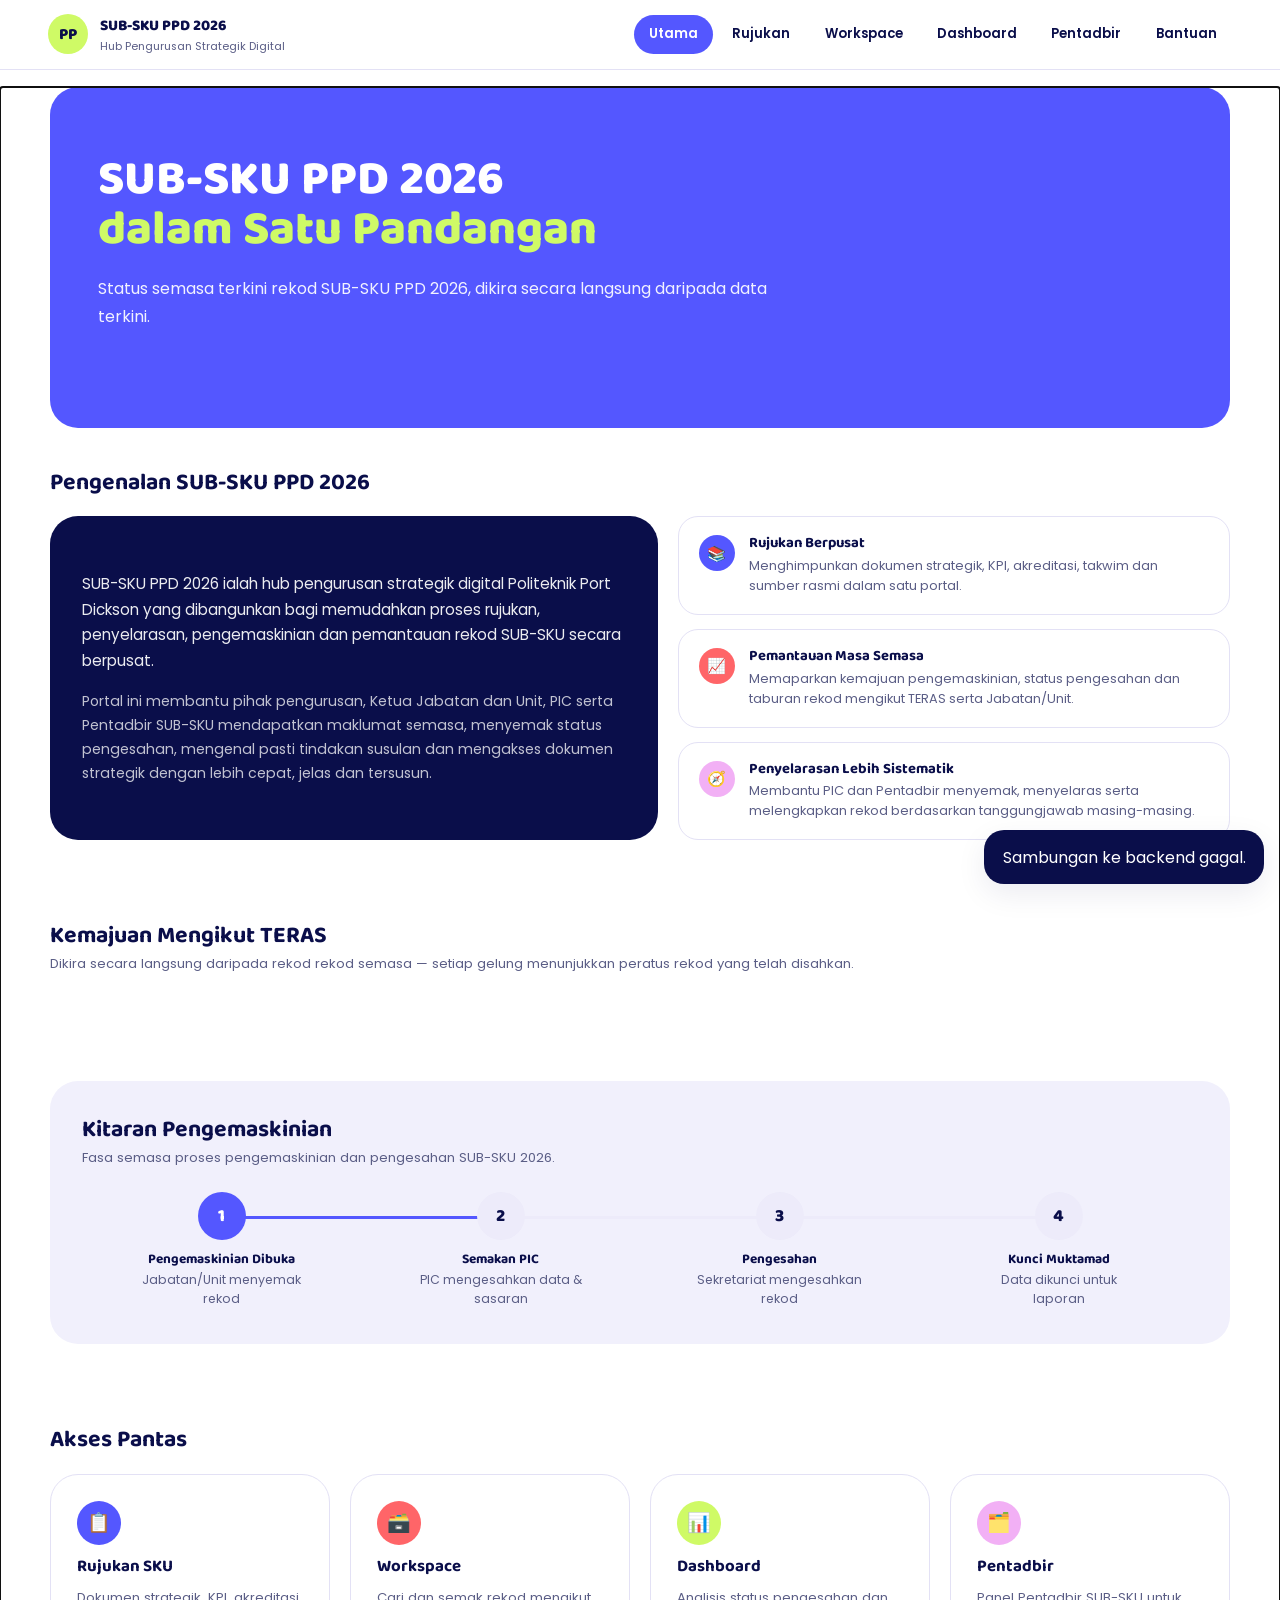
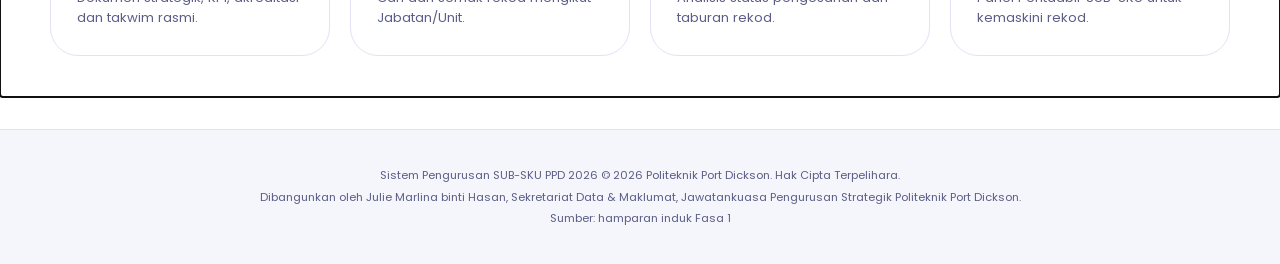
<file: index.html>
<!DOCTYPE html>
<html lang="ms">
<head>
  <base target="_top">
  <meta charset="utf-8">
  <meta name="viewport" content="width=device-width, initial-scale=1">
  <meta name="description" content="Portal rujukan, pemantauan dan pengurusan SUB-SKU Politeknik Port Dickson 2026.">
  <title>SUB-SKU PPD 2026</title>
  <link href="https://fonts.googleapis.com/css2?family=Baloo+2:wght@600;700;800&family=Poppins:wght@400;500;600;700&display=swap" rel="stylesheet">
  <link rel="stylesheet" href="css/styles.css">
</head>
<body>
  <a class="skip-link" href="#main-content">Langkau ke kandungan utama</a>
  <header class="site-header">
    <a class="brand" href="?page=utama" data-view="utama" aria-label="SUB-SKU PPD 2026 — Utama">
      <span class="brand-mark" aria-hidden="true">PP</span>
      <span><strong>SUB-SKU PPD 2026</strong><small>Hub Pengurusan Strategik Digital</small></span>
    </a>
    <button class="menu-toggle" id="menu-toggle" type="button" aria-expanded="false" aria-controls="primary-nav">Menu</button>
    <nav id="primary-nav" class="primary-nav" aria-label="Navigasi utama">
      <button type="button" data-view="utama">Utama</button>
      <button type="button" data-view="rujukan">Rujukan</button>
      <button type="button" data-view="workspace">Workspace</button>
      <button type="button" data-view="dashboard">Dashboard</button>
      <button type="button" data-view="pentadbir">Pentadbir</button>
      <button type="button" data-view="bantuan">Bantuan</button>
    </nav>
  </header>

  <main id="main-content" tabindex="-1">
    <section class="view" id="view-utama" data-page="utama">
      <div class="hero">
        <div class="hero-inner">
          <h1 class="hero-display">SUB-SKU PPD 2026<br><span>dalam Satu Pandangan</span></h1>
          <p class="hero-sub">Status semasa <span data-total>terkini</span> rekod SUB-SKU PPD 2026, dikira secara langsung daripada data terkini.</p>
          <div class="stat-circles" id="home-metrics" aria-live="polite"></div>
        </div>
      </div>

      <section class="container section" aria-labelledby="intro-title">
        <h2 class="section-title" id="intro-title">Pengenalan SUB-SKU PPD 2026</h2>
        <div class="intro-grid">
          <div class="intro-navy">
            <p>SUB-SKU PPD 2026 ialah hub pengurusan strategik digital Politeknik Port Dickson yang dibangunkan bagi memudahkan proses rujukan, penyelarasan, pengemaskinian dan pemantauan rekod SUB-SKU secara berpusat.</p>
            <p class="dim">Portal ini membantu pihak pengurusan, Ketua Jabatan dan Unit, PIC serta Pentadbir SUB-SKU mendapatkan maklumat semasa, menyemak status pengesahan, mengenal pasti tindakan susulan dan mengakses dokumen strategik dengan lebih cepat, jelas dan tersusun.</p>
          </div>
          <div class="intro-features">
            <div class="feature-card"><span class="feature-icon icon-violet">📚</span><div><h3>Rujukan Berpusat</h3><p>Menghimpunkan dokumen strategik, KPI, akreditasi, takwim dan sumber rasmi dalam satu portal.</p></div></div>
            <div class="feature-card"><span class="feature-icon icon-coral">📈</span><div><h3>Pemantauan Masa Semasa</h3><p>Memaparkan kemajuan pengemaskinian, status pengesahan dan taburan rekod mengikut TERAS serta Jabatan/Unit.</p></div></div>
            <div class="feature-card"><span class="feature-icon icon-pink">🧭</span><div><h3>Penyelarasan Lebih Sistematik</h3><p>Membantu PIC dan Pentadbir menyemak, menyelaras serta melengkapkan rekod berdasarkan tanggungjawab masing-masing.</p></div></div>
          </div>
        </div>
      </section>

      <section class="container section" aria-labelledby="home-teras-title">
        <h2 class="section-title" id="home-teras-title">Kemajuan Mengikut TERAS</h2>
        <p class="section-note">Dikira secara langsung daripada <span data-total>rekod</span> rekod semasa — setiap gelung menunjukkan peratus rekod yang telah disahkan.</p>
        <div class="gauge-grid" id="home-teras" aria-live="polite"></div>
      </section>

      <section class="container section">
        <div class="cycle-panel">
          <h2 class="section-title">Kitaran Pengemaskinian</h2>
          <p class="section-note">Fasa semasa proses pengemaskinian dan pengesahan SUB-SKU 2026.</p>
          <div class="phase-row">
            <div class="phase"><span class="phase-dot active">1</span><h3>Pengemaskinian Dibuka</h3><p>Jabatan/Unit menyemak rekod</p></div>
            <div class="phase"><span class="phase-line line-active"></span><span class="phase-dot">2</span><h3>Semakan PIC</h3><p>PIC mengesahkan data &amp; sasaran</p></div>
            <div class="phase"><span class="phase-line"></span><span class="phase-dot">3</span><h3>Pengesahan</h3><p>Sekretariat mengesahkan rekod</p></div>
            <div class="phase"><span class="phase-line"></span><span class="phase-dot">4</span><h3>Kunci Muktamad</h3><p>Data dikunci untuk laporan</p></div>
          </div>
        </div>
      </section>

      <section class="container section" aria-labelledby="quick-title">
        <h2 class="section-title" id="quick-title">Akses Pantas</h2>
        <div class="quick-grid">
          <button type="button" class="quick-card" data-view="rujukan"><span class="feature-icon icon-violet">📋</span><h3>Rujukan SKU</h3><p>Dokumen strategik, KPI, akreditasi dan takwim rasmi.</p></button>
          <button type="button" class="quick-card" data-view="workspace"><span class="feature-icon icon-coral">🗃️</span><h3>Workspace</h3><p>Cari dan semak rekod mengikut Jabatan/Unit.</p></button>
          <button type="button" class="quick-card" data-view="dashboard"><span class="feature-icon icon-lime">📊</span><h3>Dashboard</h3><p>Analisis status pengesahan dan taburan rekod.</p></button>
          <button type="button" class="quick-card" data-view="pentadbir"><span class="feature-icon icon-pink">🗂️</span><h3>Pentadbir</h3><p>Panel Pentadbir SUB-SKU untuk kemaskini rekod.</p></button>
        </div>
      </section>
    </section>

    <section class="view" id="view-rujukan" data-page="rujukan" hidden>
      <div class="page-hero"><div class="container"><span class="eyebrow">Portal Rujukan</span><h1>Rujukan SKU 2026</h1><p>Platform ini diwujudkan untuk meningkatkan kecekapan tadbir urus serta memastikan keselarasan dalam pelaksanaan tugas bagi pentadbir SKU dan PPD. Dengan adanya platform ini, pentadbir dapat mengemas kini serta mengagihkan SKU atau skop tugas kepada pegawai yang bertanggungjawab dengan lebih sistematik.</p><p>Selain itu, platform ini menyediakan dokumen rujukan dan pautan portal berkaitan bagi menyokong proses pemetaan, pengagihan, pengesahan, dan pelaksanaan SKU 2026.</p></div></div>
      <div class="container section">
        <span class="eyebrow dark">📋 Isi Kandungan</span>
        <p class="section-lead">Platform ini menyediakan pelbagai kemudahan bagi memudahkan pentadbir SKU dalam menguruskan data dan dokumen berkaitan. Berikut adalah kandungan utama yang tersedia dalam platform ini:</p>
        <div class="toc-grid">
          <article class="toc-card"><span class="num">1</span><div><h3>Pengenalan</h3><p>Gambaran keseluruhan mengenai objektif dan fungsi platform.</p></div></article>
          <article class="toc-card"><span class="num">2</span><div><h3>Isi Kandungan</h3><p>Struktur dan komponen utama serta panduan penggunaan platform.</p></div></article>
          <article class="toc-card"><span class="num">3</span><div><h3>Dokumen Rujukan</h3><p>Koleksi dokumen strategik, KPI, akreditasi, dan takwim bagi tahun 2026.</p></div></article>
          <article class="toc-card"><span class="num">4</span><div><h3>Portal Rujukan</h3><p>Pautan ke sistem dan platform berkaitan untuk maklumat lanjut.</p></div></article>
          <article class="toc-card"><span class="num">5</span><div><h3>Data Senarai Pentadbir</h3><p>Maklumat lengkap pentadbir SKU di setiap Jabatan/Unit dan Jawatankuasa Kerja.</p></div></article>
          <article class="toc-card"><span class="num">6</span><div><h3>Pautan Data SKU</h3><p>Senarai SKU mengikut jabatan, unit, dan jawatankuasa kerja untuk akses terus.</p></div></article>
        </div>

        <span class="eyebrow dark">📄 Dokumen Rujukan</span>
        <p class="section-lead">Sebagai hab capaian utama, platform ini dibangunkan agar pentadbir dapat mengakses dokumen berkaitan hala tuju strategik, KPI, akreditasi, dan takwim institusi dengan lebih mudah.</p>
        <label class="reference-search">Cari dokumen<input id="reference-search" type="search" placeholder="Cari tajuk, sumber atau tahun…"></label>
        <div id="reference-list" aria-live="polite"></div>

        <span class="eyebrow dark">Portal Rujukan</span>
        <p class="section-lead">Bahagian ini menyediakan akses kepada maklumat penting bagi pentadbir SKU, termasuk senarai pentadbir, huraian kerja sokongan akademik, dan pekeliling perkhidmatan.</p>
        <div class="portal-links">
          <a href="https://hrmis2.eghrmis.gov.my" target="_blank" rel="noopener noreferrer">→ Portal HRMIS</a>
          <a href="https://docs.jpa.gov.my" target="_blank" rel="noopener noreferrer">→ Pekeliling Perkhidmatan JPA</a>
          <a href="https://docs.google.com/spreadsheets/d/1ubtQghJQQtyfUA2eO_utUAWjZBS8LgohHSJ5VJ0gsOI" target="_blank" rel="noopener noreferrer">→ Senarai Pentadbir SKU (Google Sheet)</a>
        </div>

        <span class="eyebrow dark">🔎 Tatacara Carian Informasi</span>
        <h2 class="sub-title">Penghuraian Kerja Penjawat Awam</h2>
        <div class="step-list">
          <article class="toc-card"><span class="num">1</span><div><p>Layari <a href="https://www.jpa.gov.my" target="_blank" rel="noopener noreferrer">Portal Skim Perkhidmatan JPA</a>.</p></div></article>
          <article class="toc-card"><span class="num">2</span><div><p>Anda akan dibawa ke portal rasmi JPA, Bahagian Penjawatan &amp; Organisasi.</p></div></article>
          <article class="toc-card"><span class="num">3</span><div><p>Pilih tab <strong>Penghuraian Kerja Skim Perkhidmatan</strong> untuk melihat skop fungsi dan bidang tugas anda.</p></div></article>
          <article class="toc-card"><span class="num">4</span><div><p>Muat turun penghuraian kerja skim perkhidmatan untuk rujukan anda.</p></div></article>
        </div>
      </div>
    </section>

    <section class="view" id="view-workspace" data-page="workspace" hidden>
      <div class="page-hero"><div class="container"><span class="eyebrow">Data Langsung</span><h1>Workspace SUB-SKU</h1><p>Cari, tapis dan semak semua rekod tanpa menduplikasi data daripada hamparan induk.</p></div></div>
      <div class="container section">
        <form id="record-filters" class="filter-panel" role="search">
          <label class="wide">Cari rekod<input id="filter-query" type="search" placeholder="ID, SUB-SKU, jabatan, PIC atau KPI"></label>
          <label>Teras<select id="filter-teras"><option value="">Semua Teras</option></select></label>
          <label>Tier jawatan<select id="filter-tier"><option value="">Semua tier</option></select></label>
          <label>Status kelulusan<select id="filter-approval"><option value="">Semua status</option></select></label>
          <label>Perlu tindakan<select id="filter-action"><option value="">Semua</option><option value="YA">YA</option><option value="TIDAK">TIDAK</option></select></label>
          <button class="button button-navy" type="reset">Tetapkan semula</button>
        </form>
        <div class="result-toolbar"><p id="record-count" aria-live="polite">Memuatkan rekod…</p><button id="export-page" class="text-button" type="button">Eksport halaman (.csv)</button></div>
        <div class="table-wrap"><table class="data-table"><thead><tr><th>ID Rekod</th><th>Teras</th><th>Jabatan / Unit</th><th>SUB-SKU 2026</th><th>Status kelulusan</th><th>Tindakan</th><th><span class="sr-only">Butiran</span></th></tr></thead><tbody id="record-rows"></tbody></table></div>
        <div class="pagination"><button id="previous-page" class="button button-soft" type="button">Sebelumnya</button><span id="page-status">Halaman 1</span><button id="next-page" class="button button-navy" type="button">Seterusnya</button></div>
      </div>
    </section>

    <section class="view" id="view-dashboard" data-page="dashboard" hidden>
      <div class="page-hero"><div class="container"><span class="eyebrow">Pemantauan</span><h1>Dashboard Pemantauan</h1><p>Status pengesahan <span data-total>semua</span> rekod SUB-SKU 2026 mengikut status kelulusan, sumber dan TERAS — dikira secara langsung daripada hamparan induk.</p>
        <div class="hero-actions">
          <a class="button button-lime" href="https://docs.google.com/spreadsheets/d/1ubtQghJQQtyfUA2eO_utUAWjZBS8LgohHSJ5VJ0gsOI/edit" target="_blank" rel="noopener noreferrer">Lihat MASTER SUB-SKU 2026 →</a>
          <a class="button button-white" href="https://docs.google.com/spreadsheets/d/1cfLvd8aVYTWm2CME39vOF5PtarW4DOkAkJbSih-pAgg/edit?usp=sharing" target="_blank" rel="noopener noreferrer">Buka SUB-SKU Mengikut Jabatan/Unit →</a>
        </div>
      </div></div>
      <div class="container section">
        <div class="info-duo">
          <div class="info-card info-lime"><h3>📗 MASTER SUB-SKU 2026</h3><p>Rujukan utama yang mengandungi keseluruhan rekod, pemetaan, sasaran dan status validasi SUB-SKU PPD 2026.</p></div>
          <div class="info-card info-violet"><h3>📑 SUB-SKU Mengikut Jabatan/Unit</h3><p>Paparan capaian yang telah disusun mengikut Jabatan/Unit untuk memudahkan pengguna mendapatkan dan menyalin rekod masing-masing.</p></div>
        </div>
        <div class="metric-grid" id="dashboard-metrics"></div>
        <div class="dashboard-grid">
          <section class="panel" aria-labelledby="approval-title"><h2 id="approval-title">Taburan Mengikut Status Kelulusan</h2><div class="donut-wrap"><div class="donut" id="approval-donut"><div class="donut-core"></div></div><div class="donut-legend" id="approval-bars"></div></div></section>
          <section class="panel" aria-labelledby="source-title"><h2 id="source-title">Taburan Mengikut Status Sumber</h2><div class="donut-wrap"><div class="donut" id="source-donut"><div class="donut-core"></div></div><div class="donut-legend" id="source-bars"></div></div></section>
        </div>
        <section class="panel" aria-labelledby="dashboard-teras-title"><h2 id="dashboard-teras-title">Status Mengikut TERAS</h2><p class="section-note">Dikira secara langsung daripada <span data-total>rekod</span> rekod Sub-SKU semasa.</p><div class="teras-progress-grid" id="dashboard-teras"></div></section>
      </div>
    </section>

    <section class="view" id="view-pentadbir" data-page="pentadbir" hidden>
      <div class="page-hero admin"><div class="container"><span class="eyebrow">Akses Terkawal</span><h1>Panel Pentadbir</h1><p>Kemaskini hanya dibenarkan kepada e-mel rasmi yang tersenarai dalam tab PENTADBIR 2026.</p></div></div>
      <div class="container section" id="admin-content"><div class="loading-card">Menyemak akses pentadbir…</div></div>
    </section>

    <section class="view" id="view-bantuan" data-page="bantuan" hidden>
      <div class="page-hero"><div class="container"><span class="eyebrow">Panduan Pengguna</span><h1>Bantuan &amp; Soalan Lazim</h1><p>Panduan ringkas untuk menggunakan portal dengan betul dan selamat — daripada mencari rekod sehingga mengemaskini status pengesahan.</p></div></div>
      <div class="container section">
        <h2 class="section-title">Panduan Pantas</h2>
        <p class="section-note">Empat perkara yang paling kerap dilakukan dalam portal ini.</p>
        <div class="help-grid">
          <div class="help-card"><span class="feature-icon icon-violet">🔍</span><h3>Cari rekod anda</h3><p>Buka <strong>Workspace</strong>, taip nama PIC, jabatan atau kata kunci dalam kotak carian, atau gunakan penapis Teras, tier dan status untuk menyempitkan senarai.</p></div>
          <div class="help-card"><span class="feature-icon icon-lime">📊</span><h3>Semak kemajuan</h3><p>Halaman <strong>Dashboard</strong> menunjukkan taburan status kelulusan dan sumber serta peratus pengesahan bagi setiap TERAS, dikira secara langsung daripada data terkini.</p></div>
          <div class="help-card"><span class="feature-icon icon-coral">✏️</span><h3>Kemaskini rekod</h3><p>Untuk pentadbir: buka rekod dalam Workspace, klik <strong>Butiran</strong>, ubah status atau catatan, dan tekan <strong>Simpan kemaskini</strong>. Perubahan terus direkodkan ke hamparan induk dan log audit.</p></div>
          <div class="help-card"><span class="feature-icon icon-pink">📚</span><h3>Akses dokumen rasmi</h3><p>Halaman <strong>Rujukan</strong> menghimpunkan dokumen strategik, KPI, akreditasi dan takwim — gunakan kotak carian dokumen untuk mencari tajuk atau sumber dengan pantas.</p></div>
        </div>

        <h2 class="section-title">Soalan Lazim</h2>
        <div class="faq-list" style="margin-top:1rem">
          <details><summary>Apakah SUB-SKU PPD 2026?</summary><p>SUB-SKU ialah pecahan sasaran strategik mengikut Teras, tier jawatan, PIC serta jabatan atau unit bagi memudahkan pelaksanaan dan pemantauan di Politeknik Port Dickson.</p></details>
          <details><summary>Di manakah saya perlu mengemaskini rekod?</summary><p>Gunakan borang Butiran dalam Workspace (untuk pentadbir yang tersenarai). Kemaskini dibuat terus pada rekod yang sama dalam MASTER SUB-SKU 2026 dan direkodkan dalam log audit portal.</p></details>
          <details><summary>Siapakah yang boleh mengemaskini data?</summary><p>Hanya pengguna dengan e-mel rasmi @polipd.edu.my yang tersenarai dalam tab PENTADBIR 2026. Pengguna lain mendapat akses baca sahaja. Untuk didaftarkan sebagai pentadbir, hubungi Sekretariat Data &amp; Maklumat.</p></details>
          <details><summary>Apakah maksud “Perlu Tindakan”?</summary><p>Nilai YA dijana secara automatik jika rekod belum lengkap, belum disahkan atau sumbernya belum disahkan/cadangan baharu.</p></details>
          <details><summary>Mengapa sesetengah pautan rujukan tidak boleh dibuka?</summary><p>Pautan yang dikenal pasti tidak sepadan dinyahaktifkan bagi mengelakkan penggunaan dokumen yang salah. Pentadbir perlu menggantikannya dengan pautan rasmi yang betul dalam tab REFERENCES.</p></details>
          <details><summary>Berapa kerap data dikemaskini?</summary><p>Setiap kali halaman dimuatkan, portal mengambil data terus daripada hamparan induk — tiada salinan berasingan. Tekan Ctrl+F5 untuk memuat semula sepenuhnya jika paparan kelihatan lama.</p></details>
        </div>

        <h2 class="section-title" style="margin-top:2.4rem">Masalah Teknikal</h2>
        <div class="faq-list" style="margin-top:1rem">
          <details><summary>“Sambungan ke backend gagal” — apa perlu dibuat?</summary><p>Portal ini memerlukan log masuk akaun Google organisasi. Sila pastikan: (1) anda telah log masuk dengan akaun <strong>@polipd.edu.my</strong> dalam pelayar yang sama; (2) log keluar daripada akaun Google peribadi, atau gunakan profil pelayar yang hanya mempunyai akaun polipd; (3) kuki pihak ketiga untuk <strong>script.google.com</strong> tidak disekat dalam tetapan privasi pelayar; kemudian (4) muat semula halaman dengan Ctrl+F5.</p></details>
          <details><summary>Data tidak dipaparkan atau kelihatan lama</summary><p>Tekan <strong>Ctrl+F5</strong> untuk memuat semula tanpa cache. Jika masih gagal, cuba buka portal dalam tetingkap penyemak imbas baharu selepas log masuk akaun polipd.</p></details>
          <details><summary>“Akses baca sahaja” walaupun saya pentadbir</summary><p>Semak bahawa e-mel yang anda gunakan untuk log masuk sama dengan e-mel dalam tab PENTADBIR 2026 (ejaan penuh, tanpa jarak). Jika baru didaftarkan, muat semula halaman selepas pendaftaran dibuat.</p></details>
        </div>

        <div class="support-panel">
          <div><h2>Perlukan bantuan lanjut?</h2><p>Hubungi Sekretariat Data &amp; Maklumat, Jawatankuasa Pengurusan Strategik PPD untuk pendaftaran pentadbir, pembetulan data atau pautan dokumen.</p></div>
          <a class="button button-lime" href="mailto:juliemarlina@polipd.edu.my?subject=Bantuan%20Portal%20SUB-SKU%20PPD%202026">Hubungi Sekretariat →</a>
        </div>
      </div>
    </section>
  </main>

  <footer><p>Sistem Pengurusan SUB-SKU PPD 2026 © 2026 Politeknik Port Dickson. Hak Cipta Terpelihara.</p><p>Dibangunkan oleh Julie Marlina binti Hasan, Sekretariat Data &amp; Maklumat, Jawatankuasa Pengurusan Strategik Politeknik Port Dickson.</p><p id="data-timestamp">Sumber: hamparan induk Fasa 1</p></footer>

  <dialog id="record-dialog" aria-labelledby="dialog-title"><form method="dialog" class="dialog-shell"><div class="dialog-header"><div><span class="eyebrow dark">Butiran Rekod</span><h2 id="dialog-title">SUB-SKU</h2></div><button class="icon-button" value="cancel" aria-label="Tutup">×</button></div><div id="dialog-content"></div></form></dialog>
  <div id="toast" class="toast" role="status" aria-live="polite"></div>
  <script>window.INITIAL_VIEW = new URLSearchParams(location.search).get('page') || 'utama';</script>
  <script src="js/config.js"></script>
  <script src="js/api-client.js"></script>
  <script src="js/app.js"></script>
</body>
</html>
</file>
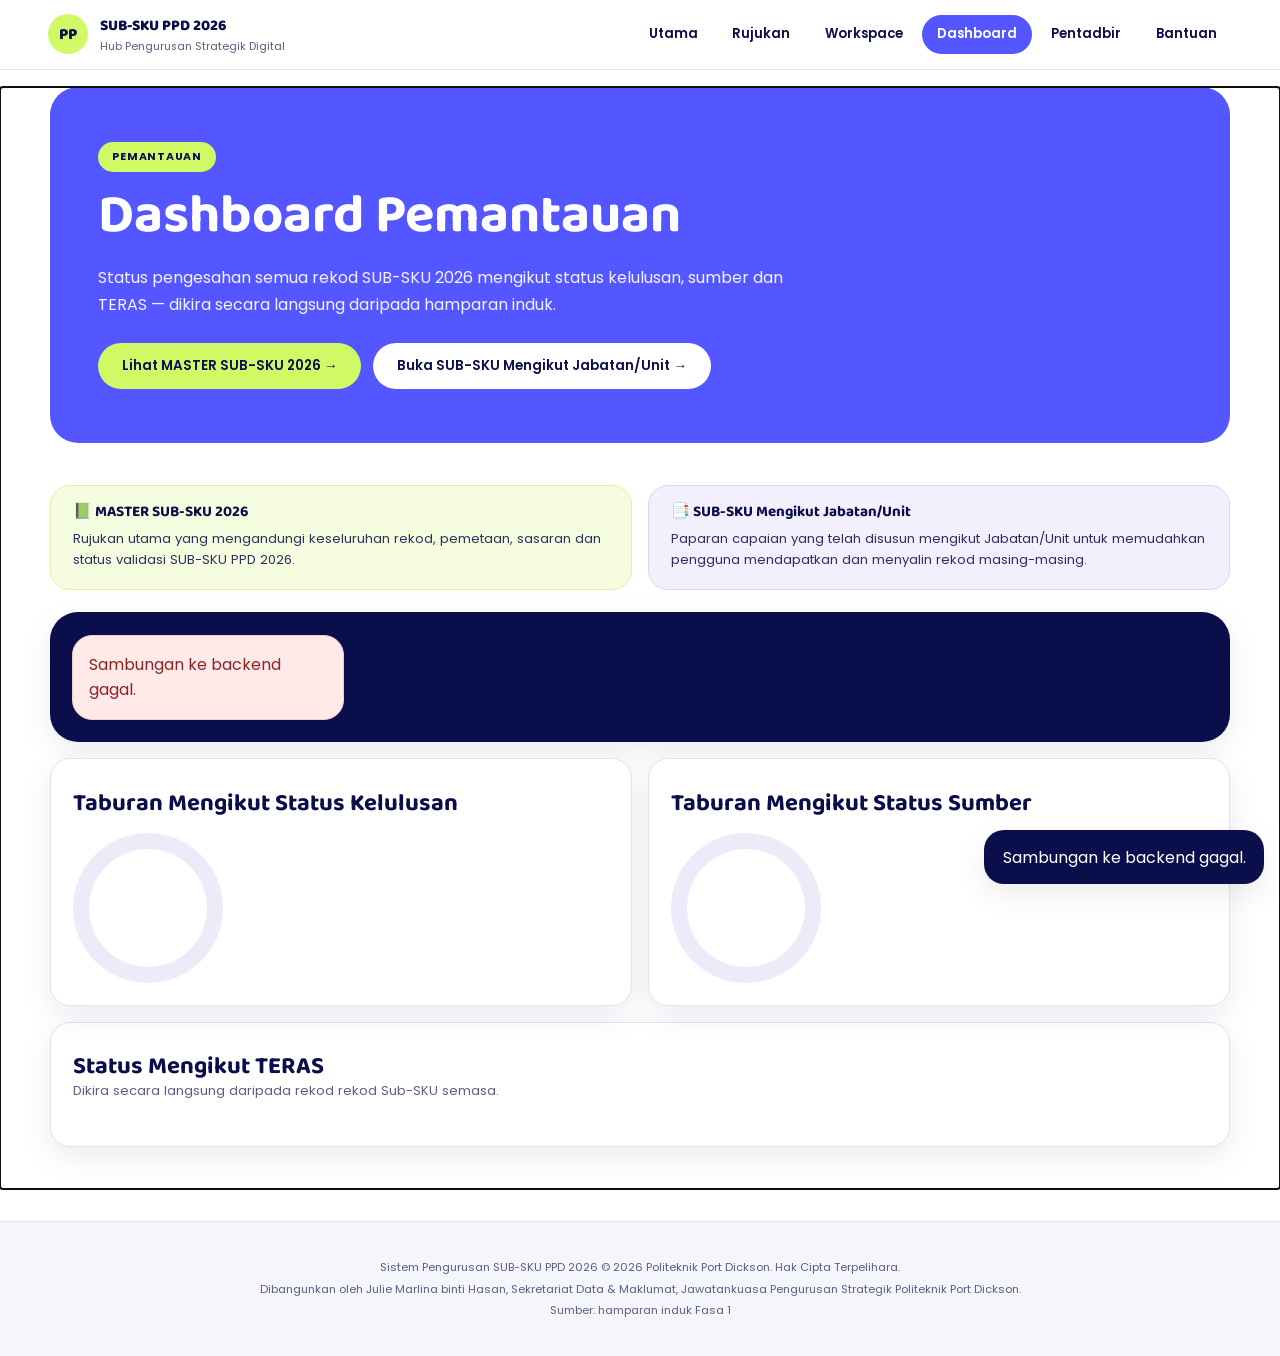
<file: dashboard.html>
<!doctype html><html lang="ms"><head><meta charset="utf-8"><meta name="viewport" content="width=device-width,initial-scale=1"><meta http-equiv="refresh" content="0;url=index.html?page=dashboard"><title>Dashboard — SUB-SKU PPD 2026</title><link rel="canonical" href="index.html?page=dashboard"></head><body><p>Membuka <a href="index.html?page=dashboard">Dashboard SUB-SKU</a>…</p><script>location.replace('index.html?page=dashboard');</script></body></html>
</file>
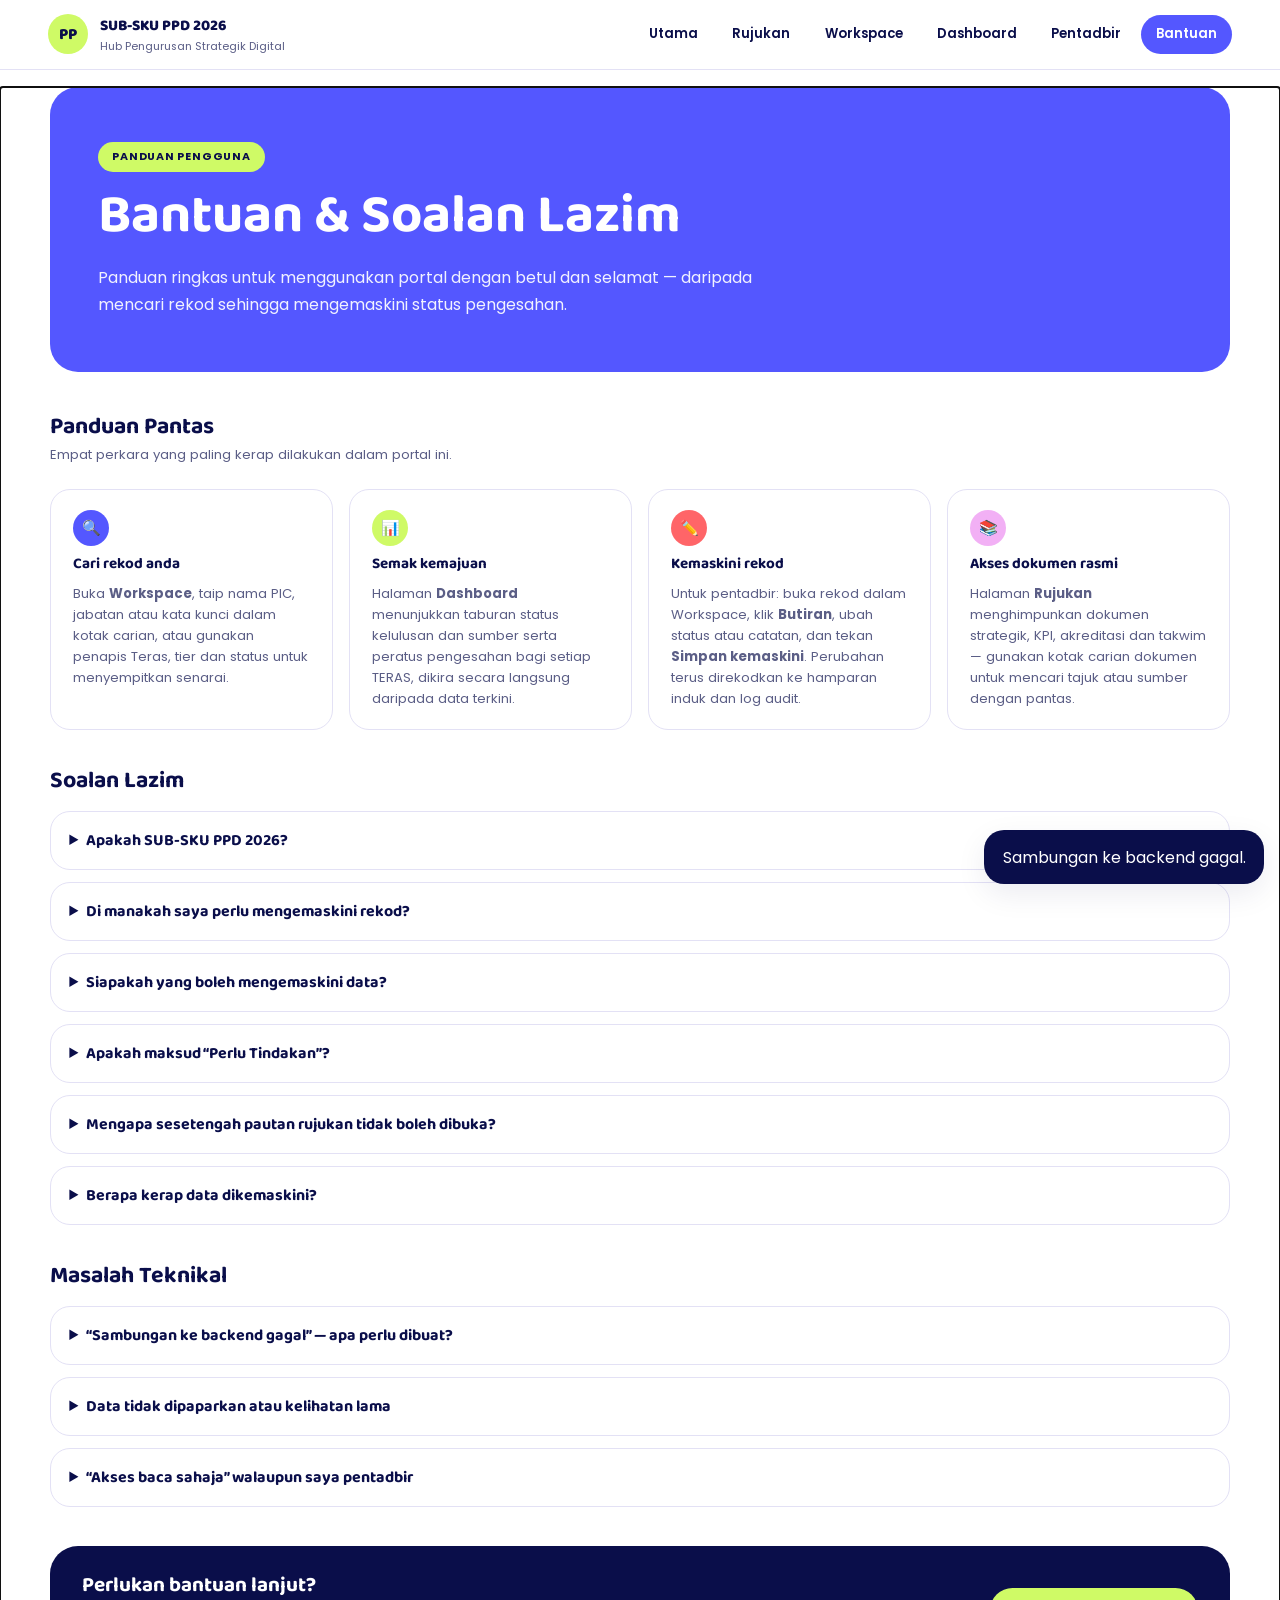
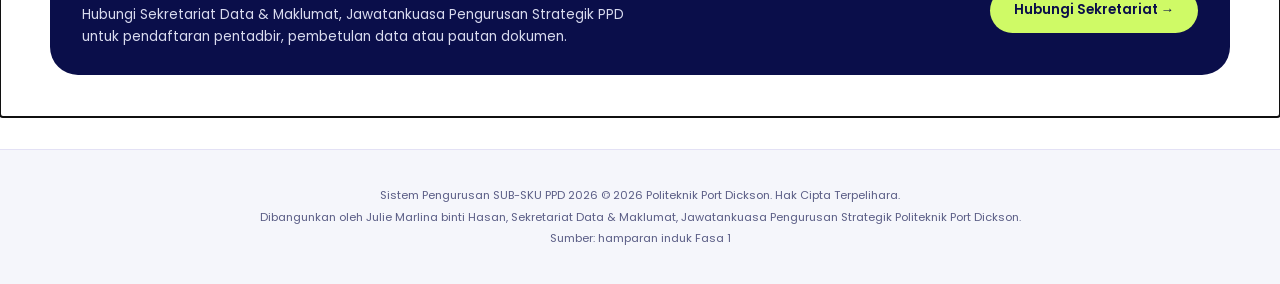
<file: lain-lain.html>
<!doctype html><html lang="ms"><head><meta charset="utf-8"><meta name="viewport" content="width=device-width,initial-scale=1"><meta http-equiv="refresh" content="0;url=index.html?page=bantuan"><title>Bantuan — SUB-SKU PPD 2026</title><link rel="canonical" href="index.html?page=bantuan"></head><body><p>Membuka <a href="index.html?page=bantuan">Bantuan SUB-SKU</a>…</p><script>location.replace('index.html?page=bantuan');</script></body></html>
</file>
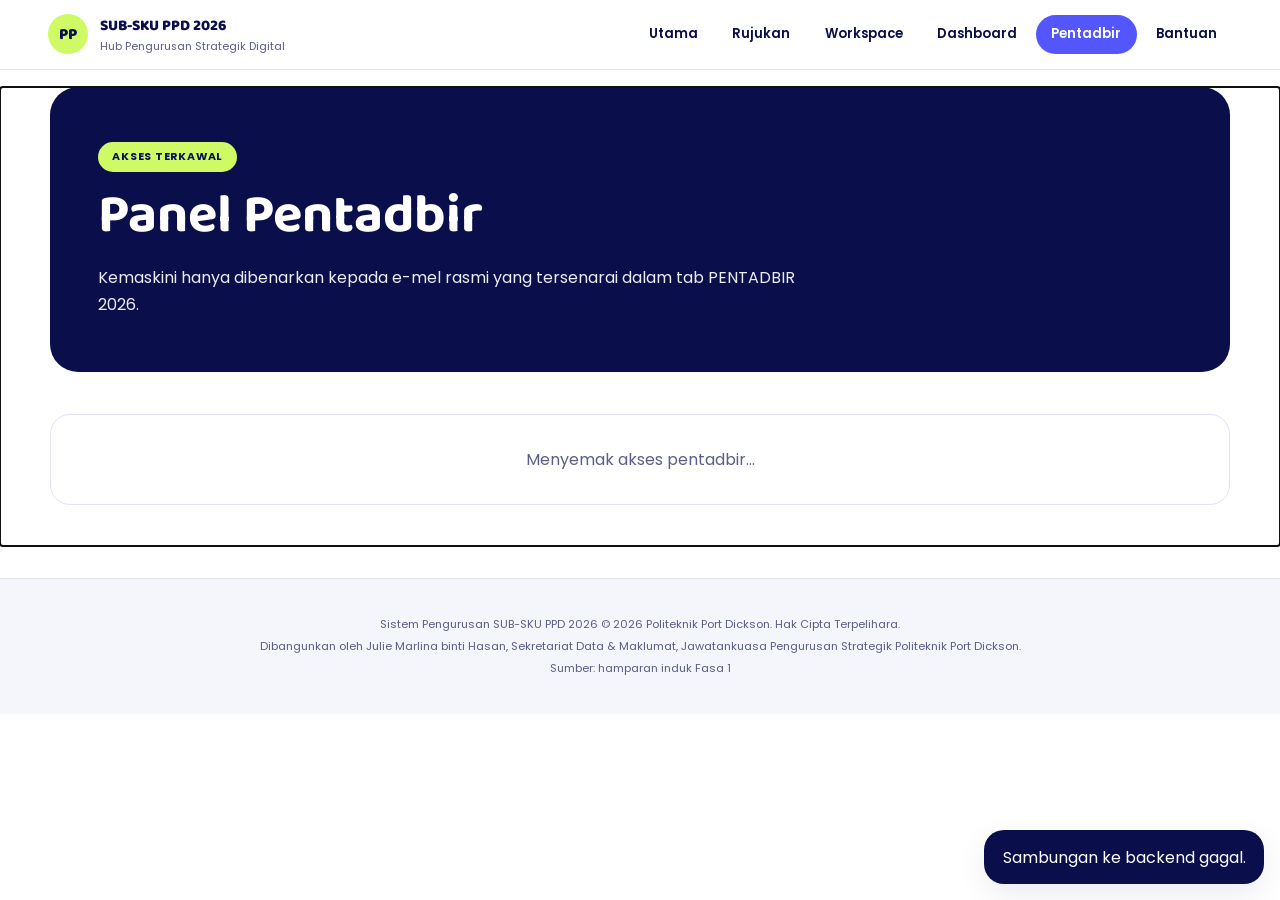
<file: pentadbir.html>
<!doctype html><html lang="ms"><head><meta charset="utf-8"><meta name="viewport" content="width=device-width,initial-scale=1"><meta http-equiv="refresh" content="0;url=index.html?page=pentadbir"><title>Pentadbir — SUB-SKU PPD 2026</title><link rel="canonical" href="index.html?page=pentadbir"></head><body><p>Membuka <a href="index.html?page=pentadbir">Panel Pentadbir</a>…</p><script>location.replace('index.html?page=pentadbir');</script></body></html>
</file>
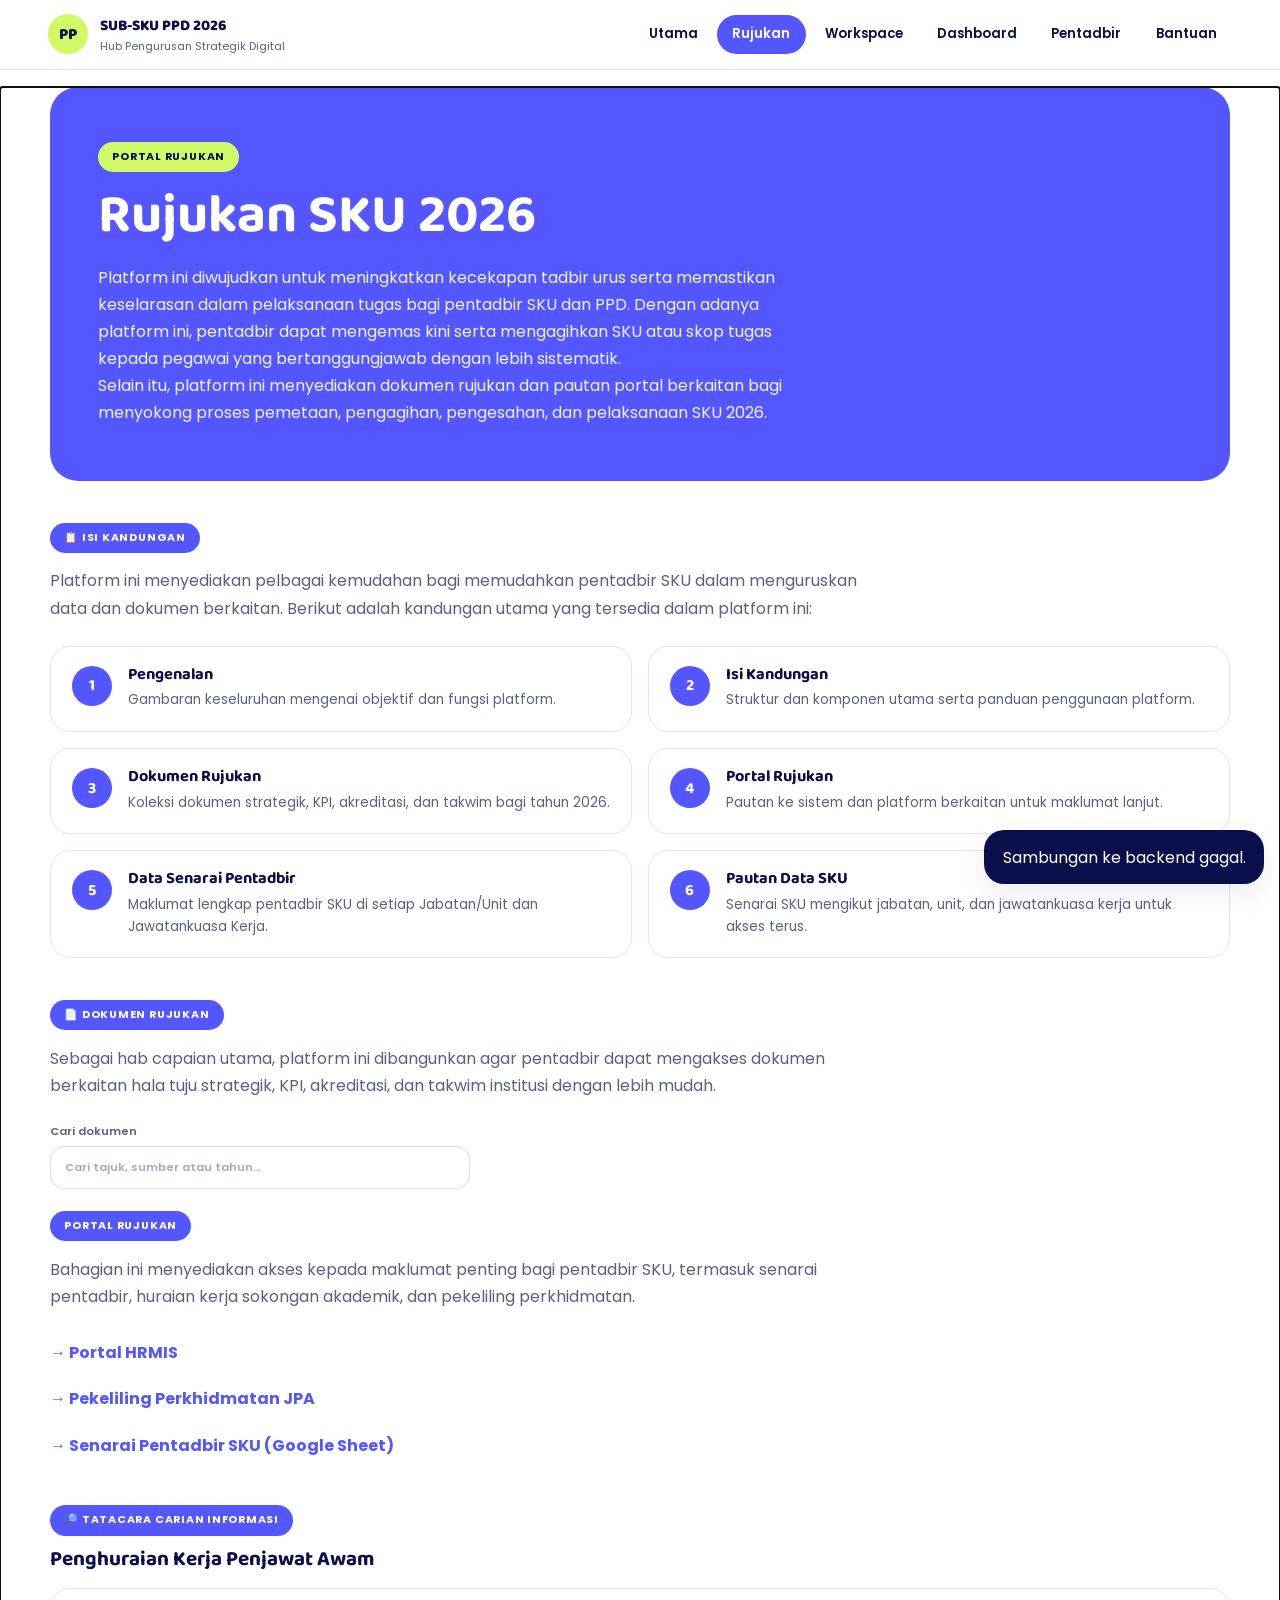
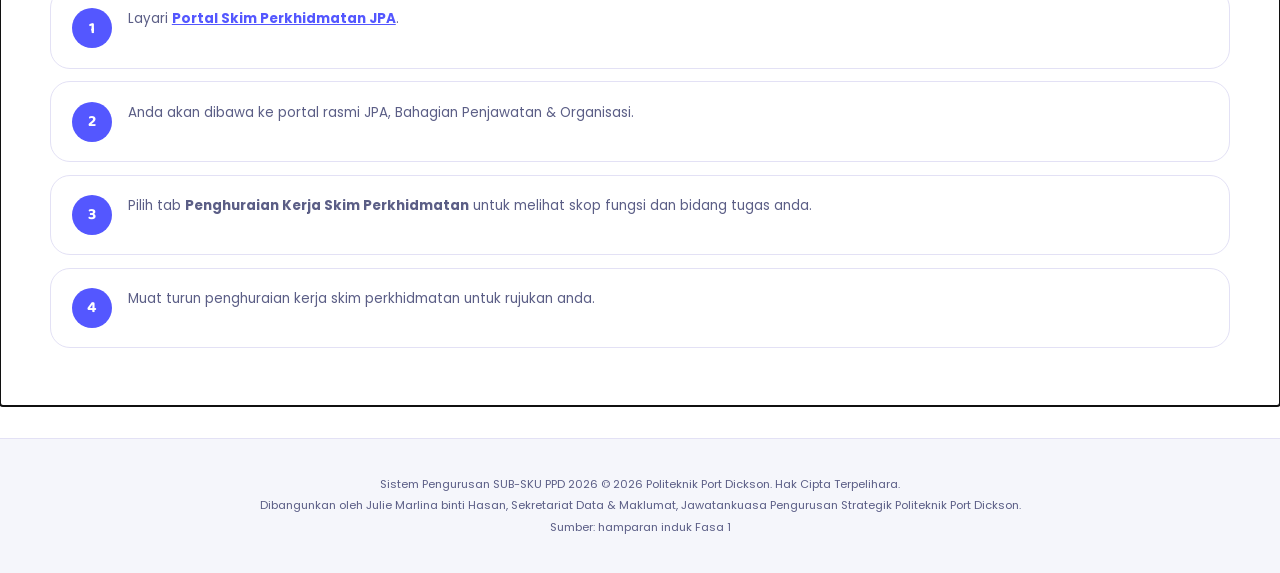
<file: rujukan.html>
<!doctype html><html lang="ms"><head><meta charset="utf-8"><meta name="viewport" content="width=device-width,initial-scale=1"><meta http-equiv="refresh" content="0;url=index.html?page=rujukan"><title>Rujukan — SUB-SKU PPD 2026</title><link rel="canonical" href="index.html?page=rujukan"></head><body><p>Membuka <a href="index.html?page=rujukan">Rujukan SUB-SKU</a>…</p><script>location.replace('index.html?page=rujukan');</script></body></html>
</file>
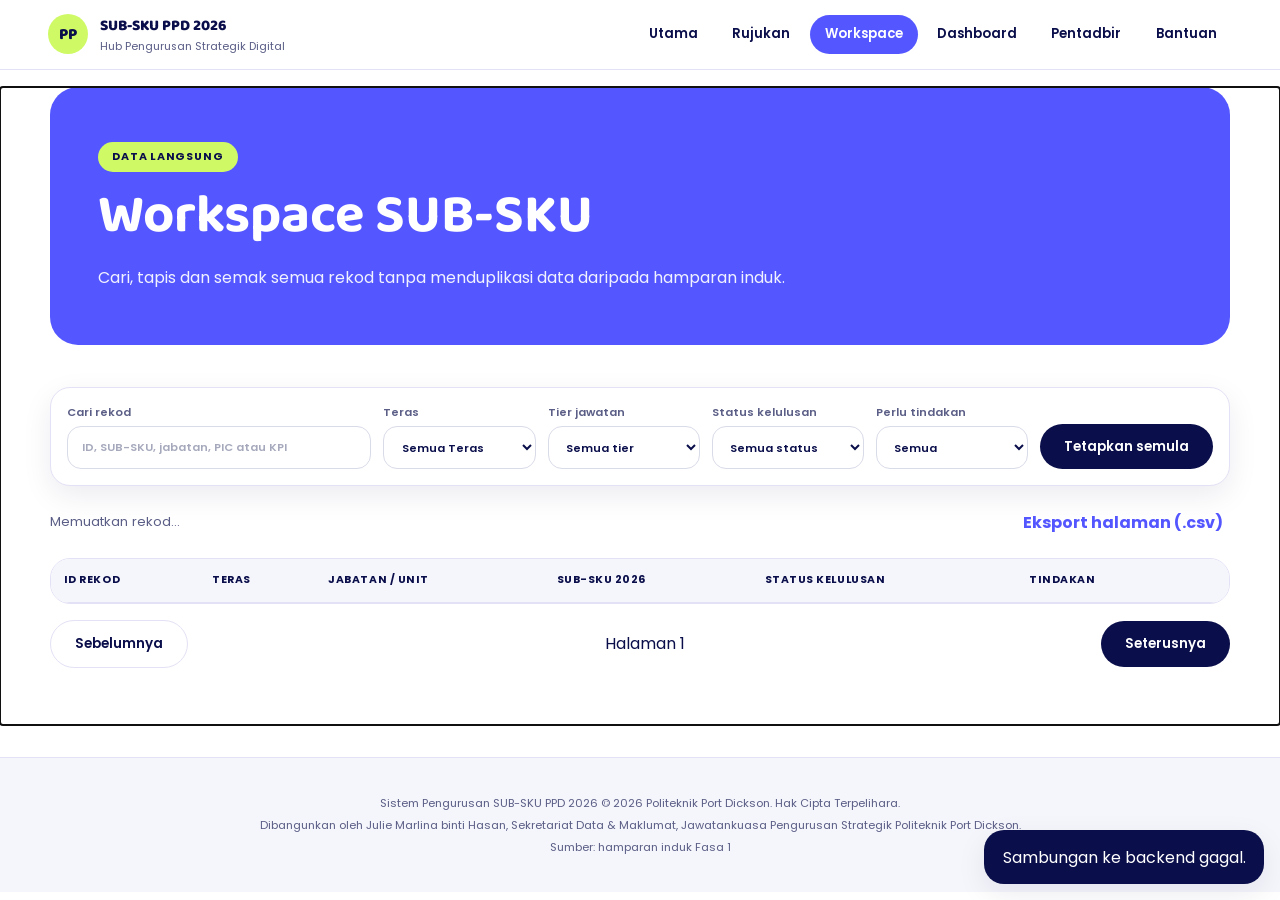
<file: workspace.html>
<!doctype html><html lang="ms"><head><meta charset="utf-8"><meta name="viewport" content="width=device-width,initial-scale=1"><meta http-equiv="refresh" content="0;url=index.html?page=workspace"><title>Workspace — SUB-SKU PPD 2026</title><link rel="canonical" href="index.html?page=workspace"></head><body><p>Membuka <a href="index.html?page=workspace">Workspace SUB-SKU</a>…</p><script>location.replace('index.html?page=workspace');</script></body></html>
</file>
<file: css/styles.css>
/* =========================================================
   SUB-SKU PPD 2026 — Design mengikut PpdReferenceSite /
   SkuDashboard (Claude design): tema cerah, sudut bulat,
   panel navy gelap, aksen lime / violet / coral / pink.
   ========================================================= */

:root {
    /* --- Palette (token sku-ppd-design-system) --- */
    --navy: #0A0E4A;          /* Deep Navy - panels, buttons, headings */
    --navy-card: #0F1147;     /* Navy soft - card inside dark panels */
    --violet: #5457FF;        /* Blue Violet - hero, links, primary accent */
    --lime: #CFFA66;          /* Lime - success / highlight */
    --coral: #FF6568;         /* Coral - warning / attention */
    --pink: #F2B0F5;          /* Pink - conditional / secondary accent */
    --violet-soft: #EDEBFA;   /* Track / inactive surfaces */

    --bg: #FFFFFF;
    --soft: #F5F6FB;
    --line: #E3E1F5;
    --ink: #0A0E4A;
    --muted: #5B5E86;

    /* --- Typography --- */
    --font-display: 'Baloo 2', 'Poppins', sans-serif;
    --font-body: 'Poppins', sans-serif;

    /* --- Components --- */
    --radius-pill: 999px;
    --radius-card: 20px;
    --radius-hero: 28px;
    --radius-input: 14px;
    --shadow: 0 10px 30px rgba(10, 14, 74, .08);
    --transition: all .3s cubic-bezier(.25, .8, .25, 1);
}

/* =========================================================
   GLOBAL
   ========================================================= */
* { margin: 0; padding: 0; box-sizing: border-box; -webkit-font-smoothing: antialiased; }
html { scroll-behavior: smooth; }
body { background: var(--bg); color: var(--ink); font-family: var(--font-body); min-height: 100vh; }
h1, h2, h3, h4 { font-family: var(--font-display); font-weight: 700; line-height: 1.15; color: var(--navy); }
a { color: inherit; }
button, input, select, textarea { font: inherit; }
button { cursor: pointer; }
.skip-link { position: fixed; left: 1rem; top: -5rem; background: var(--navy); color: #fff; padding: .75rem 1rem; z-index: 100; border-radius: var(--radius-input); }
.skip-link:focus { top: 1rem; }
.sr-only { position: absolute; width: 1px; height: 1px; padding: 0; margin: -1px; overflow: hidden; clip: rect(0,0,0,0); white-space: nowrap; border: 0; }

/* =========================================================
   HEADER & NAVIGATION (white bar, navy text)
   ========================================================= */
.site-header { position: sticky; top: 0; z-index: 30; display: flex; align-items: center; justify-content: space-between; gap: 1rem; padding: .85rem clamp(1rem,4vw,3rem); background: rgba(255,255,255,.96); border-bottom: 1px solid var(--line); backdrop-filter: blur(14px); }
.brand { display: flex; align-items: center; gap: .75rem; text-decoration: none; }
.brand-mark { display: grid; place-items: center; width: 2.5rem; height: 2.5rem; border-radius: 50%; background: var(--lime); color: var(--navy); font-weight: 800; font-family: var(--font-display); }
.brand strong, .brand small { display: block; }
.brand strong { font-size: .95rem; font-family: var(--font-display); font-weight: 800; color: var(--navy); }
.brand small { font-size: .68rem; color: var(--muted); margin-top: .1rem; }
.primary-nav { display: flex; align-items: center; gap: .25rem; }
.primary-nav button { border: 0; background: transparent; color: var(--ink); font-weight: 600; font-size: .82rem; padding: .6rem .95rem; border-radius: var(--radius-pill); transition: var(--transition); }
.primary-nav button:hover, .primary-nav button:focus-visible { color: var(--violet); background: var(--soft); }
.primary-nav button.active { background: var(--violet); color: #fff; }
.menu-toggle { display: none; border: 1px solid var(--line); background: #fff; color: var(--navy); border-radius: var(--radius-pill); padding: .55rem .95rem; font-weight: 700; }

/* =========================================================
   HERO — big rounded violet card
   ========================================================= */
.container { width: min(1180px, calc(100% - 2rem)); margin-inline: auto; }
.hero { background: var(--violet); color: #fff; width: min(1180px, calc(100% - 2rem)); margin: 1.1rem auto 0; border-radius: var(--radius-hero); }
.hero-inner { padding: clamp(2.2rem,5vw,3.4rem) clamp(1.4rem,4vw,3rem); }
.hero h1 { font-size: clamp(1.9rem,4vw,3rem); margin: .8rem 0 1rem; max-width: 760px; color: #fff; }
.page-hero { background: var(--violet); color: #fff; width: min(1180px, calc(100% - 2rem)); margin: 1.1rem auto 0; border-radius: var(--radius-hero); padding: clamp(2.2rem,5vw,3.4rem) 0; }
.page-hero.admin { background: var(--navy); }
.page-hero .container { width: auto; margin: 0; padding-inline: clamp(1.4rem,4vw,3rem); }
.page-hero h1 { font-size: clamp(2.1rem,5vw,3.4rem); margin: .8rem 0 1rem; color: #fff; }
.hero p, .page-hero p { max-width: 720px; font-size: 1rem; line-height: 1.7; color: rgba(255,255,255,.92); }
.eyebrow { display: inline-flex; padding: .45rem .9rem; border-radius: var(--radius-pill); background: var(--lime); color: var(--navy); font-size: .68rem; font-weight: 700; letter-spacing: .07em; text-transform: uppercase; }
.eyebrow.dark { background: var(--violet); color: #fff; }
.hero-actions { display: flex; gap: .75rem; flex-wrap: wrap; margin-top: 1.6rem; }

/* =========================================================
   BUTTONS — pill shaped
   ========================================================= */
.button { border: 0; border-radius: var(--radius-pill); padding: .8rem 1.5rem; font-weight: 600; font-size: .84rem; transition: var(--transition); }
.button:hover { transform: translateY(-2px); }
.button:disabled { opacity: .45; cursor: not-allowed; transform: none; }
.button-lime { background: var(--lime); color: var(--navy); }
.button-lime:hover { box-shadow: 0 6px 18px rgba(207, 250, 102, .55); }
.button-outline { background: transparent; color: #fff; border: 2px solid rgba(255,255,255,.65); }
.button-outline:hover { border-color: #fff; background: rgba(255,255,255,.1); }
.button-navy { background: var(--navy); color: #fff; }
.button-navy:hover { box-shadow: 0 6px 18px rgba(10, 14, 74, .3); }
.button-soft { background: #fff; color: var(--navy); border: 1px solid var(--line); }
.text-button { border: 0; background: transparent; color: var(--violet); font-weight: 700; padding: .45rem; transition: var(--transition); }
.text-button:hover { color: var(--navy); }

/* =========================================================
   METRICS — dark navy band with colourful numbers
   ========================================================= */
.section { padding: 2.6rem 0; }
.section-overlap { margin-top: 0; position: relative; padding-top: 2.2rem; }
.metric-grid { display: grid; grid-template-columns: repeat(4, minmax(0,1fr)); gap: 1rem; background: var(--navy); border-radius: var(--radius-hero); padding: 1.4rem; box-shadow: var(--shadow); }
.metric-card { background: var(--navy-card); border: 1px solid rgba(255,255,255,.07); border-radius: var(--radius-card); padding: 1.4rem 1rem; text-align: center; border-top: 4px solid var(--lime); }
.metric-card:nth-child(2) { border-top-color: var(--violet); }
.metric-card:nth-child(3) { border-top-color: var(--coral); }
.metric-card:nth-child(4) { border-top-color: var(--pink); }
.metric-card strong { display: block; font-size: 2rem; font-family: var(--font-display); font-weight: 800; color: var(--lime); }
.metric-card:nth-child(2) strong { color: #8F91FF; }
.metric-card:nth-child(3) strong { color: var(--coral); }
.metric-card:nth-child(4) strong { color: var(--pink); }
.metric-card span { font-size: .7rem; color: rgba(255,255,255,.75); font-weight: 600; text-transform: uppercase; letter-spacing: .06em; }

/* =========================================================
   INTRO & TERAS CARDS
   ========================================================= */
.intro-panel { background: var(--navy); color: #fff; border-radius: var(--radius-hero); padding: clamp(1.6rem,4vw,2.6rem); position: relative; overflow: hidden; }
.intro-panel:after { content: ""; position: absolute; width: 12rem; height: 12rem; border-radius: 50%; right: -4rem; bottom: -5rem; background: var(--lime); opacity: .18; }
.intro-panel h2 { font-size: clamp(1.5rem,3vw,2.2rem); max-width: 760px; margin: .8rem 0; color: #fff; }
.intro-panel p { max-width: 850px; line-height: 1.75; color: #D9DBEF; }
.section-heading { display: flex; justify-content: space-between; align-items: end; gap: 1rem; margin-bottom: 1.35rem; }
.section-heading h2, .panel h2 { margin: .55rem 0 0; font-size: 1.5rem; }
.teras-grid { display: grid; grid-template-columns: repeat(4, minmax(0,1fr)); gap: 1rem; }
.teras-card { background: #fff; border: 1px solid var(--line); border-radius: var(--radius-card); padding: 1.15rem; transition: var(--transition); }
.teras-card:hover { border-color: var(--violet); box-shadow: var(--shadow); transform: translateY(-2px); }
.teras-card h3 { font-size: .88rem; min-height: 2.5rem; margin: .45rem 0 1rem; }
.teras-card .split { display: flex; justify-content: space-between; font-size: .74rem; color: var(--muted); }
.progress { height: .6rem; border-radius: var(--radius-pill); background: var(--soft); overflow: hidden; margin: .7rem 0; }
.progress span { display: block; height: 100%; border-radius: inherit; background: linear-gradient(90deg, var(--violet), #8F91FF); }

/* =========================================================
   NOTICES, FILTERS & FORMS
   ========================================================= */
.notice { padding: 1rem 1.2rem; border-radius: var(--radius-card); margin-bottom: 1.25rem; line-height: 1.55; background: var(--soft); border: 1px solid var(--line); }
.notice.warning { background: #FFF2E5; color: #8A4B00; border: 1px solid #FFD9AE; }
.filter-panel { display: grid; grid-template-columns: 2fr repeat(4,1fr) auto; gap: .75rem; align-items: end; background: #fff; border: 1px solid var(--line); border-radius: var(--radius-card); padding: 1rem; box-shadow: var(--shadow); }
label { display: grid; gap: .35rem; color: var(--muted); font-size: .7rem; font-weight: 600; }
input, select, textarea { width: 100%; border: 1px solid #D9DBE8; border-radius: var(--radius-input); background: #fff; color: var(--ink); padding: .72rem .85rem; min-height: 2.7rem; transition: var(--transition); }
input::placeholder, textarea::placeholder { color: #A6A9BC; }
input:focus, select:focus, textarea:focus { outline: 3px solid rgba(84, 87, 255, .18); border-color: var(--violet); }
.result-toolbar, .pagination { display: flex; align-items: center; justify-content: space-between; gap: 1rem; margin: 1rem 0; }
.result-toolbar p { color: var(--muted); font-size: .82rem; }
.filter-row { display: flex; justify-content: flex-end; margin-bottom: 1rem; }
.filter-row label { width: min(300px, 100%); }

/* =========================================================
   DATA TABLE & BADGES (lime / pink / coral / navy pills)
   ========================================================= */
.table-wrap { overflow: auto; background: #fff; border: 1px solid var(--line); border-radius: var(--radius-card); }
.data-table { border-collapse: collapse; width: 100%; min-width: 920px; }
.data-table th, .data-table td { text-align: left; padding: .85rem .8rem; border-bottom: 1px solid var(--line); font-size: .76rem; vertical-align: top; }
.data-table th { background: var(--soft); color: var(--navy); font-size: .67rem; text-transform: uppercase; letter-spacing: .05em; }
.data-table tbody tr:hover { background: #FAFAFF; }
.data-table tbody tr:last-child td { border-bottom: none; }
.badge { display: inline-flex; padding: .34rem .7rem; border-radius: var(--radius-pill); font-size: .65rem; font-weight: 700; white-space: nowrap; letter-spacing: .03em; }
.badge.approved, .badge.no { background: var(--lime); color: var(--navy); }
.badge.conditional { background: var(--pink); color: var(--navy); }
.badge.unreviewed, .badge.yes { background: var(--coral); color: #fff; }
.badge.info { background: var(--navy); color: #fff; }
.row-action { border: 1px solid var(--line); background: #fff; color: var(--navy); font-weight: 700; padding: .48rem .85rem; border-radius: var(--radius-pill); transition: var(--transition); }
.row-action:hover { background: var(--violet); border-color: var(--violet); color: #fff; }
.empty-state, .loading-card { padding: 2rem; text-align: center; color: var(--muted); background: #fff; border: 1px solid var(--line); border-radius: var(--radius-card); }

/* =========================================================
   REFERENCE CARDS
   ========================================================= */
.reference-list { display: grid; gap: .75rem; }
.reference-card { display: grid; grid-template-columns: auto 1fr auto; gap: 1rem; align-items: center; background: #fff; border: 1px solid var(--line); border-radius: var(--radius-card); padding: 1.1rem; transition: var(--transition); }
.reference-card:hover { border-color: var(--violet); box-shadow: var(--shadow); }
.reference-code { display: grid; place-items: center; width: 3rem; height: 3rem; border-radius: 50%; background: var(--violet); color: #fff; font-weight: 700; font-family: var(--font-display); }
.reference-card h2 { font-size: .95rem; margin: 0 0 .3rem; }
.reference-card p { font-size: .74rem; color: var(--muted); margin: .2rem 0; }
.reference-card a, .reference-card .disabled-link { padding: .6rem 1.1rem; border-radius: var(--radius-pill); font-size: .72rem; font-weight: 700; text-decoration: none; }
.reference-card a { background: var(--navy); color: #fff; transition: var(--transition); }
.reference-card a:hover { background: var(--violet); }
.disabled-link { background: var(--soft); color: #9A9DB1; border: 1px solid var(--line); }

/* =========================================================
   DASHBOARD PANELS & ADMIN
   ========================================================= */
.dashboard-grid { display: grid; grid-template-columns: 1fr 1fr; gap: 1rem; margin: 1rem 0; }
.panel { background: #fff; border: 1px solid var(--line); border-radius: var(--radius-card); padding: 1.35rem; box-shadow: var(--shadow); }
.bar-row { display: grid; grid-template-columns: minmax(120px,1.5fr) 3fr auto; gap: .75rem; align-items: center; margin: 1rem 0; font-size: .76rem; }
.bar-track { height: .65rem; border-radius: var(--radius-pill); background: var(--soft); overflow: hidden; }
.bar-fill { height: 100%; background: linear-gradient(90deg, var(--violet), #8F91FF); border-radius: inherit; }
.teras-table .teras-line { display: grid; grid-template-columns: 2fr 2fr auto; gap: 1rem; align-items: center; padding: .8rem 0; border-bottom: 1px solid var(--line); font-size: .78rem; }
.admin-overview { display: grid; grid-template-columns: repeat(4,1fr); gap: 1rem; margin-bottom: 1rem; }
.admin-card { padding: 1.15rem; border-radius: var(--radius-card); background: #fff; border: 1px solid var(--line); border-top: 4px solid var(--violet); }
.admin-card:nth-child(2) { border-top-color: var(--lime); }
.admin-card:nth-child(3) { border-top-color: var(--pink); }
.admin-card:nth-child(4) { border-top-color: var(--coral); }
.admin-card strong { font-size: 1.7rem; display: block; font-family: var(--font-display); color: var(--navy); }
.admin-card span { font-size: .68rem; color: var(--muted); font-weight: 700; text-transform: uppercase; }
.activity-list { display: grid; gap: .6rem; }
.activity-item { padding: .85rem; background: var(--soft); border-radius: var(--radius-input); font-size: .75rem; color: var(--muted); }
.activity-item strong { display: block; margin-bottom: .2rem; color: var(--ink); }

/* =========================================================
   FAQ & FOOTER
   ========================================================= */
.faq-list { display: grid; gap: .75rem; }
.faq-list details { background: #fff; border: 1px solid var(--line); border-radius: var(--radius-card); padding: 0 1.15rem; }
.faq-list details[open] { border-color: var(--violet); }
.faq-list summary { padding: 1rem 0; font-weight: 700; cursor: pointer; font-family: var(--font-display); color: var(--navy); }
.faq-list p { color: var(--muted); line-height: 1.7; margin: 0 0 1rem; }
footer { text-align: center; color: var(--muted); font-size: .7rem; border-top: 1px solid var(--line); padding: 2rem 1rem; background: var(--soft); margin-top: 2rem; }
footer p { margin: .3rem; }

/* =========================================================
   TOAST & DIALOG
   ========================================================= */
.toast { position: fixed; right: 1rem; bottom: 1rem; z-index: 60; max-width: 360px; background: var(--navy); color: #fff; padding: .9rem 1.15rem; border-radius: var(--radius-card); box-shadow: var(--shadow); opacity: 0; transform: translateY(1rem); pointer-events: none; transition: .2s; }
.toast.show { opacity: 1; transform: none; }
dialog { width: min(760px, calc(100% - 2rem)); border: 0; border-radius: var(--radius-card); padding: 0; background: #fff; color: var(--ink); box-shadow: 0 24px 80px rgba(10, 14, 74, .3); }
dialog::backdrop { background: rgba(10, 14, 74, .55); }
.dialog-shell { margin: 0; }
.dialog-header { display: flex; justify-content: space-between; align-items: start; gap: 1rem; padding: 1.25rem; border-bottom: 1px solid var(--line); }
.dialog-header h2 { margin: .5rem 0 0; font-size: 1.25rem; }
.icon-button { border: 0; background: var(--soft); color: var(--navy); border-radius: 50%; width: 2.3rem; height: 2.3rem; font-size: 1.4rem; transition: var(--transition); }
.icon-button:hover { background: var(--coral); color: #fff; }
.dialog-body { padding: 1.25rem; }
.detail-grid { display: grid; grid-template-columns: 1fr 1fr; gap: .8rem; }
.detail { background: var(--soft); border-radius: var(--radius-input); padding: .8rem; }
.detail.wide { grid-column: 1 / -1; }
.detail strong { display: block; font-size: .65rem; color: var(--muted); text-transform: uppercase; margin-bottom: .3rem; }
.edit-form { display: grid; grid-template-columns: 1fr 1fr; gap: .8rem; margin-top: 1rem; padding-top: 1rem; border-top: 1px solid var(--line); }
.edit-form .wide { grid-column: 1 / -1; }
.dialog-actions { display: flex; justify-content: flex-end; gap: .7rem; margin-top: 1rem; }
.error-box { background: #FFE9E9; color: #8E2525; border: 1px solid #FFC7C7; border-radius: var(--radius-card); padding: 1rem; line-height: 1.6; }

/* =========================================================
   UTAMA — hero display, stat circles, gauges, kitaran, akses
   ========================================================= */
.hero-display { font-size: clamp(2.1rem, 5vw, 3.4rem); font-weight: 800; color: #fff; line-height: 1.05; max-width: 760px; }
.hero-display span { color: var(--lime); }
.hero-sub { margin-top: 20px; }
.stat-circles { display: grid; grid-template-columns: repeat(4, 1fr); gap: 24px; margin-top: 44px; }
.stat-circle { display: flex; flex-direction: column; align-items: center; gap: 12px; text-align: center; }
.stat-circle .circle { width: 104px; height: 104px; border-radius: 50%; display: flex; align-items: center; justify-content: center; font-family: var(--font-display); font-weight: 800; font-size: 1.6rem; }
.circle-navy { background: var(--navy); color: #fff; }
.circle-lime { background: var(--lime); color: var(--navy); }
.circle-pink { background: var(--pink); color: var(--navy); }
.circle-coral { background: var(--coral); color: #fff; font-size: 1.45rem; }
.stat-circle span { font-size: .82rem; font-weight: 600; color: rgba(255,255,255,.85); }
.section-title { font-size: 1.45rem; font-weight: 700; margin: 0 0 4px; }
.section-note { font-size: .82rem; color: var(--muted); margin: 0 0 24px; }
.intro-grid { display: grid; grid-template-columns: 1.1fr 1fr; gap: 20px; align-items: stretch; margin-top: 20px; }
.intro-navy { background: var(--navy); border-radius: var(--radius-hero); padding: 32px; display: flex; flex-direction: column; gap: 16px; justify-content: center; }
.intro-navy p { color: #fff; opacity: .92; font-size: .95rem; line-height: 1.7; }
.intro-navy p.dim { opacity: .75; font-size: .88rem; }
.intro-features { display: flex; flex-direction: column; gap: 14px; }
.feature-card { border: 1px solid var(--line); border-radius: var(--radius-card); padding: 18px 20px; display: flex; gap: 14px; align-items: flex-start; flex: 1; background: #fff; }
.feature-card h3 { font-size: .92rem; margin-bottom: 4px; }
.feature-card p { font-size: .8rem; color: var(--muted); line-height: 1.55; }
.feature-icon { width: 36px; height: 36px; border-radius: 50%; flex: none; display: flex; align-items: center; justify-content: center; font-size: 15px; }
.icon-violet { background: var(--violet); color: #fff; }
.icon-coral { background: var(--coral); color: #fff; }
.icon-pink { background: var(--pink); color: var(--navy); }
.icon-lime { background: var(--lime); color: var(--navy); }
.gauge-grid { display: grid; grid-template-columns: repeat(auto-fit, minmax(150px, 1fr)); gap: 12px; }
.gauge-card { border: 1px solid var(--line); border-radius: var(--radius-card); padding: 14px; display: flex; flex-direction: column; align-items: center; gap: 8px; text-align: center; background: #fff; }
.gauge { width: 60px; height: 60px; border-radius: 50%; display: flex; align-items: center; justify-content: center; }
.gauge-core { width: 44px; height: 44px; border-radius: 50%; background: #fff; display: flex; align-items: center; justify-content: center; font-family: var(--font-display); font-weight: 800; font-size: .82rem; color: var(--navy); }
.gauge-card h3 { font-size: .78rem; font-weight: 700; line-height: 1.35; }
.gauge-flag { font-size: .65rem; font-weight: 700; color: var(--coral); text-transform: uppercase; letter-spacing: .03em; }
.gauge-note { font-size: .72rem; color: var(--muted); }
.cycle-panel { background: #F1F0FC; border-radius: var(--radius-hero); padding: 36px 32px; }
.phase-row { display: flex; align-items: flex-start; }
.phase { flex: 1; display: flex; flex-direction: column; align-items: center; text-align: center; position: relative; }
.phase-line { position: absolute; top: 24px; left: -50%; width: 100%; height: 3px; background: var(--violet-soft); z-index: 0; }
.phase-line.line-active { background: var(--violet); }
.phase-dot { width: 48px; height: 48px; border-radius: 50%; background: var(--violet-soft); color: var(--navy); display: flex; align-items: center; justify-content: center; font-weight: 800; font-size: 1.1rem; z-index: 1; font-family: var(--font-display); }
.phase-dot.active { background: var(--violet); color: #fff; }
.phase h3 { font-size: .85rem; margin-top: 12px; max-width: 160px; }
.phase p { font-size: .78rem; color: var(--muted); margin-top: 4px; max-width: 170px; line-height: 1.45; }
.quick-grid { display: grid; grid-template-columns: repeat(auto-fit, minmax(240px, 1fr)); gap: 20px; margin-top: 20px; }
.quick-card { text-align: left; border: 1px solid var(--line); border-radius: var(--radius-hero); padding: 26px; display: flex; flex-direction: column; align-items: flex-start; gap: 12px; background: #fff; transition: var(--transition); }
.quick-card:hover { border-color: var(--violet); box-shadow: var(--shadow); transform: translateY(-2px); }
.quick-card .feature-icon { width: 44px; height: 44px; font-size: 19px; }
.quick-card h3 { font-size: 1.05rem; }
.quick-card p { font-size: .82rem; color: var(--muted); line-height: 1.55; }

/* =========================================================
   DASHBOARD — donut, legend & TERAS progress
   ========================================================= */
a.button { text-decoration: none; display: inline-block; }
.button-white { background: #fff; color: var(--navy); }
.hero-note { font-size: .78rem; color: rgba(255,255,255,.85); margin-top: 12px; max-width: 680px; line-height: 1.6; }
.info-duo { display: grid; grid-template-columns: 1fr 1fr; gap: 16px; margin-bottom: 1.4rem; }
.info-card { border-radius: var(--radius-card); padding: 18px 22px; border: 1px solid var(--line); }
.info-card h3 { font-size: .95rem; margin-bottom: 6px; }
.info-card p { font-size: .82rem; line-height: 1.65; color: var(--navy); opacity: .85; }
.info-lime { background: #F5FCDF; border-color: #DCF2A4; }
.info-violet { background: #F1F0FC; border-color: #D9D6F4; }
.donut-wrap { display: flex; align-items: center; gap: 28px; flex-wrap: wrap; margin-top: 1rem; }
.donut { width: 150px; height: 150px; border-radius: 50%; position: relative; flex-shrink: 0; background: var(--violet-soft); }
.donut-core { position: absolute; inset: 16px; background: #fff; border-radius: 50%; display: flex; align-items: center; justify-content: center; font-size: .82rem; font-weight: 700; color: var(--navy); text-align: center; }
.donut-legend { display: flex; flex-direction: column; gap: 8px; }
.legend-row { display: flex; align-items: center; gap: 12px; font-size: .82rem; }
.legend-pill { display: inline-flex; padding: .32rem .7rem; border-radius: var(--radius-pill); font-size: .65rem; font-weight: 700; white-space: nowrap; letter-spacing: .02em; }
.legend-count { color: var(--muted); }
.teras-progress-grid { display: grid; grid-template-columns: repeat(auto-fit, minmax(260px, 1fr)); gap: 14px; margin-top: 1rem; }
.teras-progress-card { border: 1px solid var(--line); border-radius: var(--radius-card); padding: 16px 18px; background: #fff; }
.tp-head { display: flex; justify-content: space-between; gap: 10px; font-size: .82rem; font-weight: 700; color: var(--navy); }
.tp-track { height: 8px; background: var(--violet-soft); border-radius: var(--radius-pill); margin-top: 8px; overflow: hidden; }
.tp-fill { height: 100%; background: var(--violet); border-radius: var(--radius-pill); }
.tp-note { font-size: .76rem; color: var(--muted); margin-top: 6px; }

/* =========================================================
   BANTUAN — panduan pantas & sokongan
   ========================================================= */
.help-grid { display: grid; grid-template-columns: repeat(auto-fit, minmax(240px, 1fr)); gap: 16px; margin: 1rem 0 2.4rem; }
.help-card { border: 1px solid var(--line); border-radius: var(--radius-card); padding: 20px 22px; background: #fff; display: flex; flex-direction: column; align-items: flex-start; gap: 10px; }
.help-card h3 { font-size: .95rem; }
.help-card p { font-size: .82rem; color: var(--muted); line-height: 1.6; }
.support-panel { background: var(--navy); border-radius: var(--radius-hero); padding: 28px 32px; display: flex; justify-content: space-between; align-items: center; gap: 20px; flex-wrap: wrap; margin-top: 2.4rem; }
.support-panel h2 { color: #fff; font-size: 1.3rem; margin-bottom: .4rem; }
.support-panel p { color: #D9DBEF; font-size: .85rem; max-width: 560px; line-height: 1.6; }

/* =========================================================
   RUJUKAN PAGE — TOC, dokumen berkumpulan, portal & langkah
   ========================================================= */
.section-lead { color: var(--muted); line-height: 1.7; max-width: 820px; margin: .9rem 0 1.5rem; }
.sub-title { margin: .8rem 0 1rem; font-size: 1.3rem; }
.toc-grid { display: grid; grid-template-columns: repeat(2, 1fr); gap: 1rem; margin-bottom: 2.6rem; }
.toc-card { display: flex; gap: 1rem; align-items: flex-start; background: #fff; border: 1px solid var(--line); border-radius: var(--radius-card); padding: 1.2rem 1.3rem; transition: var(--transition); }
.toc-card:hover { border-color: var(--violet); box-shadow: var(--shadow); }
.toc-card .num { flex: 0 0 auto; display: grid; place-items: center; width: 2.5rem; height: 2.5rem; border-radius: 50%; background: var(--violet); color: #fff; font-weight: 700; font-family: var(--font-display); }
.toc-card h3 { font-size: 1.02rem; margin-bottom: .3rem; }
.toc-card p { color: var(--muted); font-size: .84rem; line-height: 1.65; }
.toc-card a { color: var(--violet); font-weight: 700; }
.ref-group { margin: 0 0 2.2rem; }
.ref-group h3 { font-size: 1.15rem; margin-bottom: 1rem; }
.ref-group .reference-card { margin-bottom: .75rem; }
.reference-card h4 { font-size: .95rem; margin: 0 0 .3rem; font-family: var(--font-display); color: var(--navy); }
#reference-list .reference-code { background: var(--coral); color: #fff; border-radius: var(--radius-input); width: 3.1rem; height: 2.2rem; font-size: .72rem; font-weight: 800; letter-spacing: .05em; }
.portal-links { display: grid; gap: .65rem; margin: 1rem 0 2.6rem; }
.portal-links a { justify-self: start; color: var(--violet); font-weight: 700; text-decoration: none; padding: .35rem 0; transition: var(--transition); }
.portal-links a:hover { text-decoration: underline; color: var(--navy); }
.step-list { display: grid; gap: .8rem; margin: .5rem 0 1rem; }
.group-count { font-size: .72rem; color: var(--muted); font-weight: 600; margin-left: .6rem; }
.reference-search { max-width: 420px; margin: 0 0 1.4rem; }

/* =========================================================
   RESPONSIVE
   ========================================================= */
@media (max-width: 980px) {
    .metric-grid, .teras-grid, .admin-overview { grid-template-columns: repeat(2,1fr); }
    .filter-panel { grid-template-columns: 1fr 1fr; }
    .filter-panel .wide { grid-column: 1 / -1; }
    .dashboard-grid { grid-template-columns: 1fr; }
    .primary-nav { display: none; position: absolute; top: 100%; left: 0; right: 0; background: #fff; border-bottom: 1px solid var(--line); padding: 1rem; box-shadow: var(--shadow); flex-wrap: wrap; }
    .primary-nav.open { display: flex; }
    .menu-toggle { display: block; }
}
@media (max-width: 640px) {
    .hero-inner { padding: 2rem 1.3rem; }
    .toc-grid { grid-template-columns: 1fr; }
    .info-duo { grid-template-columns: 1fr; }
    .stat-circles { grid-template-columns: repeat(2, 1fr); gap: 18px; }
    .stat-circle .circle { width: 88px; height: 88px; font-size: 1.3rem; }
    .intro-grid { grid-template-columns: 1fr; }
    .phase-row { flex-direction: column; gap: 24px; align-items: center; }
    .phase-line { display: none; }
    .metric-grid, .teras-grid, .admin-overview, .filter-panel, .detail-grid, .edit-form { grid-template-columns: 1fr; }
    .section { padding: 2.2rem 0; }
    .reference-card { grid-template-columns: auto 1fr; }
    .reference-card > a, .reference-card > .disabled-link { grid-column: 1 / -1; text-align: center; }
    .teras-table .teras-line { grid-template-columns: 1fr; }
    .bar-row { grid-template-columns: 1fr auto; }
    .bar-track { grid-column: 1 / -1; grid-row: 2; }
    .site-header { padding: .75rem 1rem; }
    .brand small { display: none; }
    .primary-nav button { flex: 1 1 30%; }
    .section-heading { align-items: start; }
    .data-table th, .data-table td { padding: .75rem .65rem; }
}
@media (prefers-reduced-motion: reduce) {
    * { scroll-behavior: auto !important; transition: none !important; }
}
</file>
